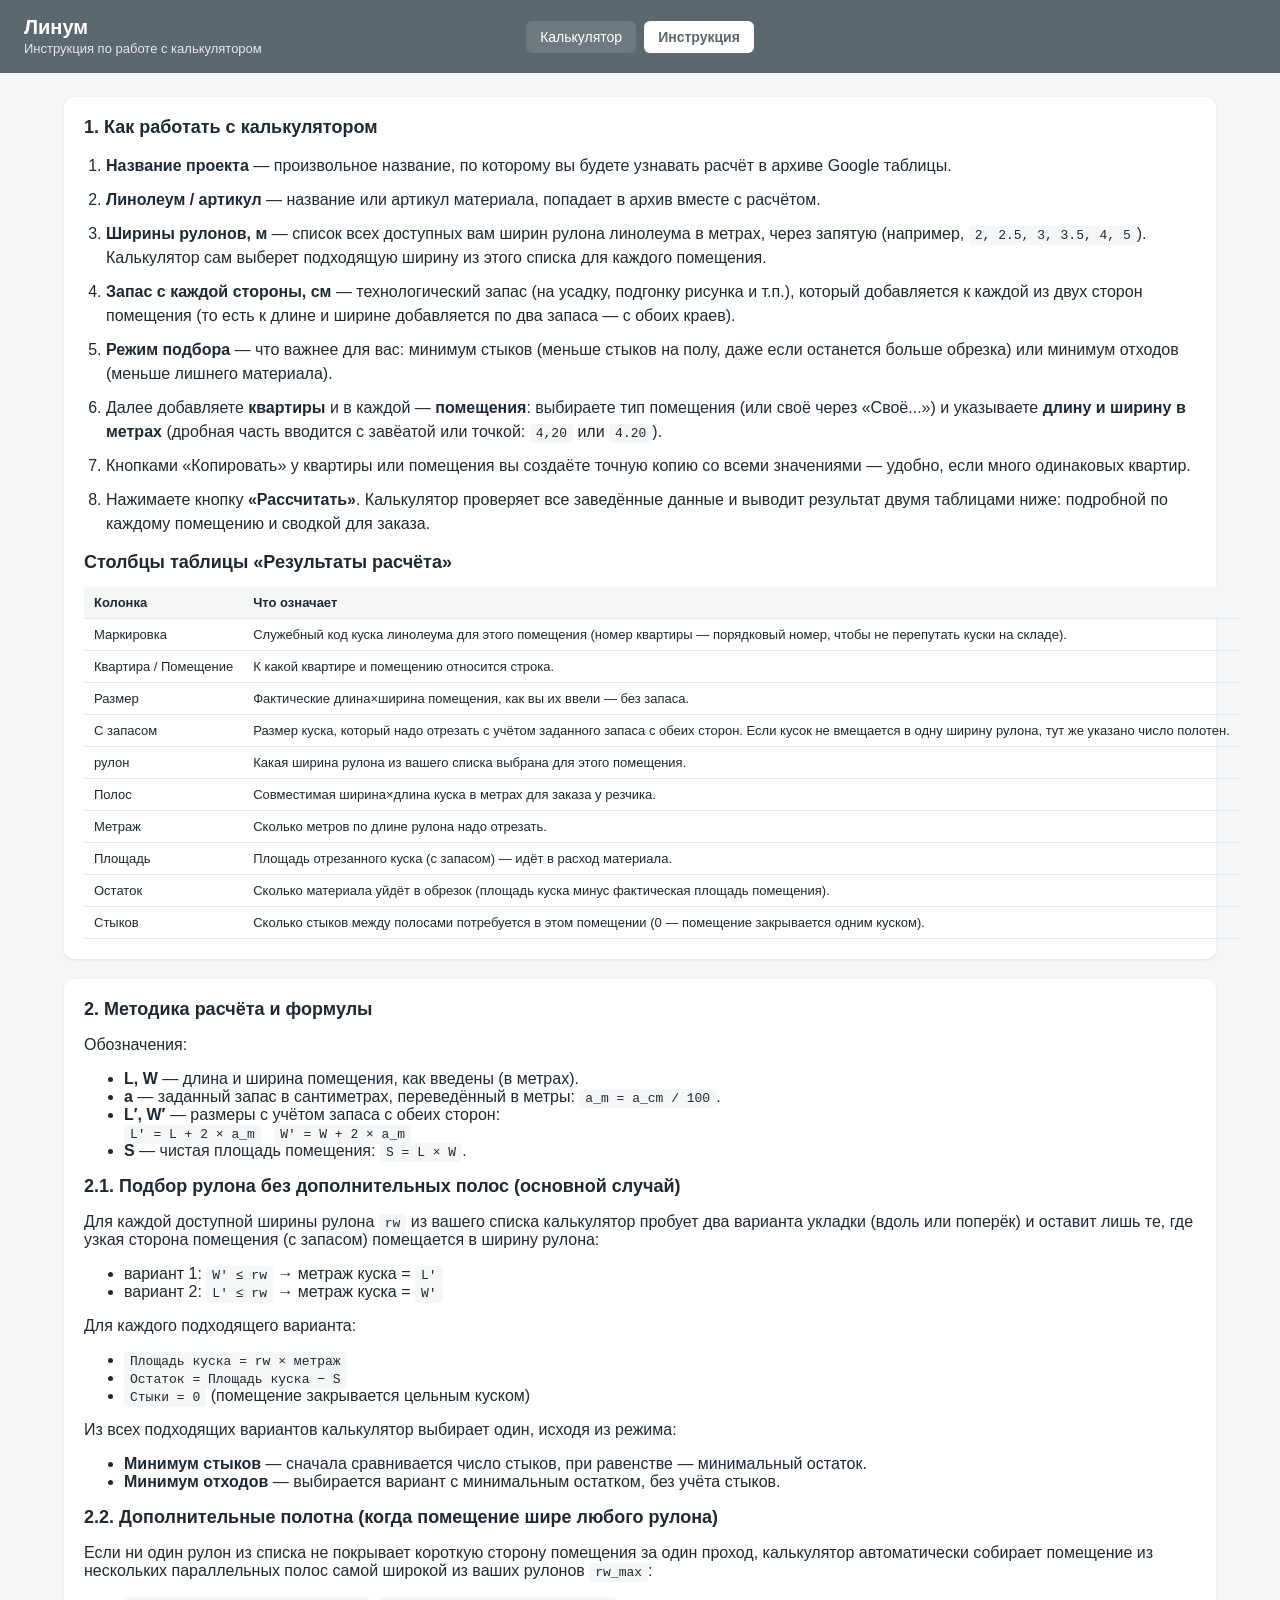
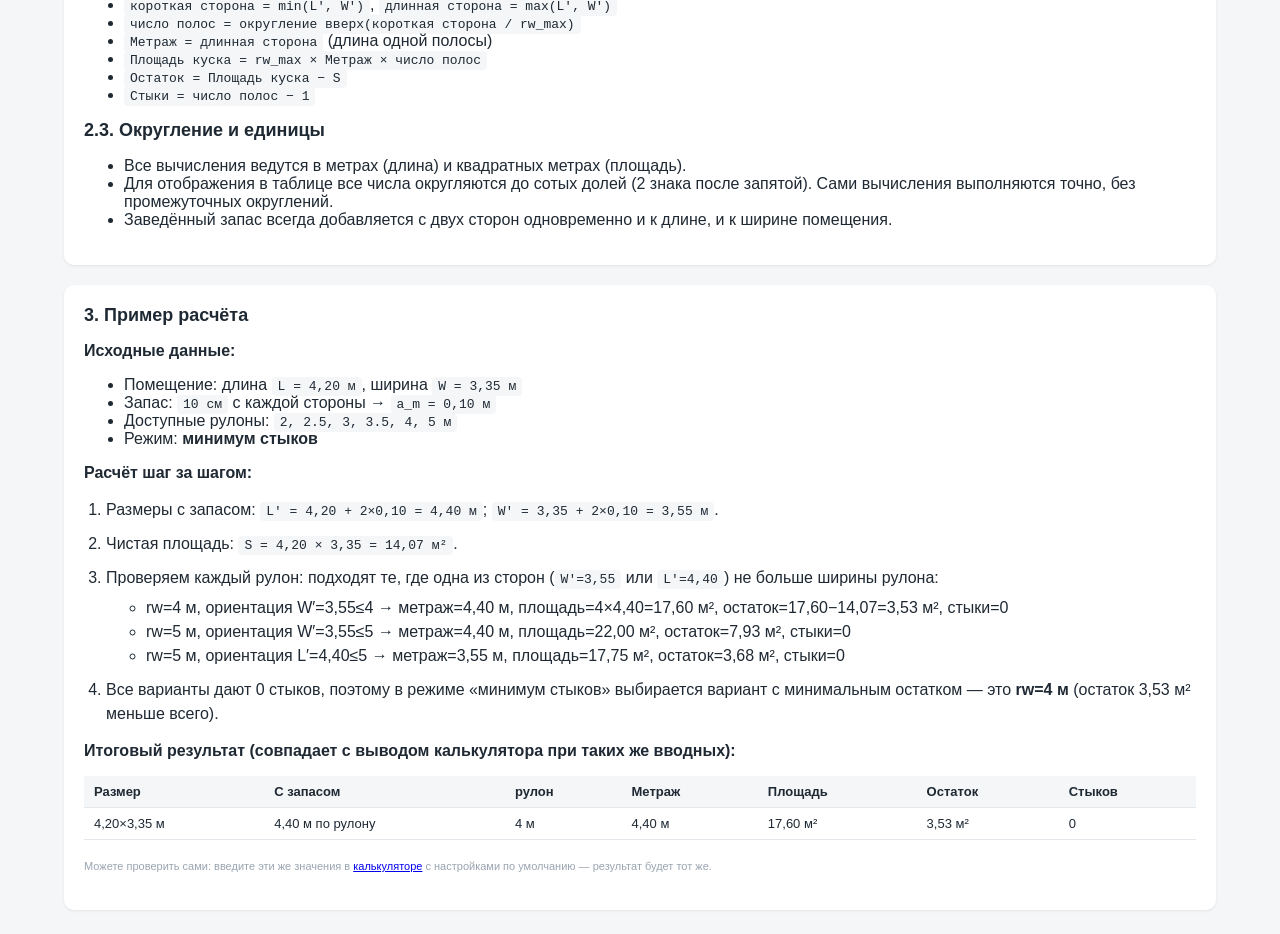
<file: instructions.html>
<!doctype html>
<html lang="ru">
<head>
<meta charset="utf-8">
<meta name="viewport" content="width=device-width,initial-scale=1">
<title>Инструкция — Линум</title>
<link rel="stylesheet" href="style.css">
</head>
<body>
<header>
  <div><b>Линум</b><span>Инструкция по работе с калькулятором</span></div>
  <nav class="topnav">
    <a href="index.html">Калькулятор</a>
    <a href="instructions.html" class="active">Инструкция</a>
  </nav>
  <span></span>
</header>
<main>

  <section class="card">
    <h1>1. Как работать с калькулятором</h1>
    <ol class="steps">
      <li><b>Название проекта</b> — произвольное название, по которому вы будете узнавать расчёт в архиве Google таблицы.</li>
      <li><b>Линолеум / артикул</b> — название или артикул материала, попадает в архив вместе с расчётом.</li>
      <li><b>Ширины рулонов, м</b> — список всех доступных вам ширин рулона линолеума в метрах, через запятую (например, <code>2, 2.5, 3, 3.5, 4, 5</code>). Калькулятор сам выберет подходящую ширину из этого списка для каждого помещения.</li>
      <li><b>Запас с каждой стороны, см</b> — технологический запас (на усадку, подгонку рисунка и т.п.), который добавляется к каждой из двух сторон помещения (то есть к длине и ширине добавляется по два запаса — с обоих краев).</li>
      <li><b>Режим подбора</b> — что важнее для вас: минимум стыков (меньше стыков на полу, даже если останется больше обрезка) или минимум отходов (меньше лишнего материала).</li>
      <li>Далее добавляете <b>квартиры</b> и в каждой — <b>помещения</b>: выбираете тип помещения (или своё через «Своё...») и указываете <b>длину и ширину в метрах</b> (дробная часть вводится с завёатой или точкой: <code>4,20</code> или <code>4.20</code>).</li>
      <li>Кнопками «Копировать» у квартиры или помещения вы создаёте точную копию со всеми значениями — удобно, если много одинаковых квартир.</li>
      <li>Нажимаете кнопку <b>«Рассчитать»</b>. Калькулятор проверяет все заведённые данные и выводит результат двумя таблицами ниже: подробной по каждому помещению и сводкой для заказа.</li>
    </ol>

    <h2>Столбцы таблицы «Результаты расчёта»</h2>
    <table>
      <thead><tr><th>Колонка</th><th>Что означает</th></tr></thead>
      <tbody>
        <tr><td>Маркировка</td><td>Служебный код куска линолеума для этого помещения (номер квартиры — порядковый номер, чтобы не перепутать куски на складе).</td></tr>
        <tr><td>Квартира / Помещение</td><td>К какой квартире и помещению относится строка.</td></tr>
        <tr><td>Размер</td><td>Фактические длина×ширина помещения, как вы их ввели — без запаса.</td></tr>
        <tr><td>С запасом</td><td>Размер куска, который надо отрезать с учётом заданного запаса с обеих сторон. Если кусок не вмещается в одну ширину рулона, тут же указано число полотен.</td></tr>
        <tr><td>рулон</td><td>Какая ширина рулона из вашего списка выбрана для этого помещения.</td></tr>
        <tr><td>Полос</td><td>Совместимая ширина×длина куска в метрах для заказа у резчика.</td></tr>
        <tr><td>Метраж</td><td>Сколько метров по длине рулона надо отрезать.</td></tr>
        <tr><td>Площадь</td><td>Площадь отрезанного куска (с запасом) — идёт в расход материала.</td></tr>
        <tr><td>Остаток</td><td>Сколько материала уйдёт в обрезок (площадь куска минус фактическая площадь помещения).</td></tr>
        <tr><td>Стыков</td><td>Сколько стыков между полосами потребуется в этом помещении (0 — помещение закрывается одним куском).</td></tr>
      </tbody>
    </table>
  </section>

  <section class="card">
    <h1>2. Методика расчёта и формулы</h1>
    <p>Обозначения:</p>
    <ul>
      <li><b>L, W</b> — длина и ширина помещения, как введены (в метрах).</li>
      <li><b>a</b> — заданный запас в сантиметрах, переведённый в метры: <code>a_m = a_cm / 100</code>.</li>
      <li><b>L′, W′</b> — размеры с учётом запаса с обеих сторон:<br>
        <code>L′ = L + 2 × a_m</code>&nbsp;&nbsp;&nbsp;<code>W′ = W + 2 × a_m</code></li>
      <li><b>S</b> — чистая площадь помещения: <code>S = L × W</code>.</li>
    </ul>

    <h2>2.1. Подбор рулона без дополнительных полос (основной случай)</h2>
    <p>Для каждой доступной ширины рулона <code>rw</code> из вашего списка калькулятор пробует два варианта укладки (вдоль или поперёк) и оставит лишь те, где узкая сторона помещения (с запасом) помещается в ширину рулона:</p>
    <ul>
      <li>вариант 1: <code>W′ ≤ rw</code> → метраж куска = <code>L′</code></li>
      <li>вариант 2: <code>L′ ≤ rw</code> → метраж куска = <code>W′</code></li>
    </ul>
    <p>Для каждого подходящего варианта:</p>
    <ul>
      <li><code>Площадь куска = rw × метраж</code></li>
      <li><code>Остаток = Площадь куска − S</code></li>
      <li><code>Стыки = 0</code> (помещение закрывается цельным куском)</li>
    </ul>
    <p>Из всех подходящих вариантов калькулятор выбирает один, исходя из режима:</p>
    <ul>
      <li><b>Минимум стыков</b> — сначала сравнивается число стыков, при равенстве — минимальный остаток.</li>
      <li><b>Минимум отходов</b> — выбирается вариант с минимальным остатком, без учёта стыков.</li>
    </ul>

    <h2>2.2. Дополнительные полотна (когда помещение шире любого рулона)</h2>
    <p>Если ни один рулон из списка не покрывает короткую сторону помещения за один проход, калькулятор автоматически собирает помещение из нескольких параллельных полос самой широкой из ваших рулонов <code>rw_max</code>:</p>
    <ul>
      <li><code>короткая сторона = min(L′, W′)</code>, <code>длинная сторона = max(L′, W′)</code></li>
      <li><code>число полос = округление вверх(короткая сторона / rw_max)</code></li>
      <li><code>Метраж = длинная сторона</code> (длина одной полосы)</li>
      <li><code>Площадь куска = rw_max × Метраж × число полос</code></li>
      <li><code>Остаток = Площадь куска − S</code></li>
      <li><code>Стыки = число полос − 1</code></li>
    </ul>

    <h2>2.3. Округление и единицы</h2>
    <ul>
      <li>Все вычисления ведутся в метрах (длина) и квадратных метрах (площадь).</li>
      <li>Для отображения в таблице все числа округляются до сотых долей (2 знака после запятой). Сами вычисления выполняются точно, без промежуточных округлений.</li>
      <li>Заведённый запас всегда добавляется с двух сторон одновременно и к длине, и к ширине помещения.</li>
    </ul>
  </section>

  <section class="card">
    <h1>3. Пример расчёта</h1>
    <p><b>Исходные данные:</b></p>
    <ul>
      <li>Помещение: длина <code>L = 4,20 м</code>, ширина <code>W = 3,35 м</code></li>
      <li>Запас: <code>10 см</code> с каждой стороны → <code>a_m = 0,10 м</code></li>
      <li>Доступные рулоны: <code>2, 2.5, 3, 3.5, 4, 5 м</code></li>
      <li>Режим: <b>минимум стыков</b></li>
    </ul>

    <p><b>Расчёт шаг за шагом:</b></p>
    <ol class="steps">
      <li>Размеры с запасом: <code>L′ = 4,20 + 2×0,10 = 4,40 м</code>; <code>W′ = 3,35 + 2×0,10 = 3,55 м</code>.</li>
      <li>Чистая площадь: <code>S = 4,20 × 3,35 = 14,07 м²</code>.</li>
      <li>Проверяем каждый рулон: подходят те, где одна из сторон (<code>W′=3,55</code> или <code>L′=4,40</code>) не больше ширины рулона:
        <ul>
          <li>rw=4 м, ориентация W′=3,55≤4 → метраж=4,40 м, площадь=4×4,40=17,60 м², остаток=17,60−14,07=3,53 м², стыки=0</li>
          <li>rw=5 м, ориентация W′=3,55≤5 → метраж=4,40 м, площадь=22,00 м², остаток=7,93 м², стыки=0</li>
          <li>rw=5 м, ориентация L′=4,40≤5 → метраж=3,55 м, площадь=17,75 м², остаток=3,68 м², стыки=0</li>
        </ul>
      </li>
      <li>Все варианты дают 0 стыков, поэтому в режиме «минимум стыков» выбирается вариант с минимальным остатком — это <b>rw=4 м</b> (остаток 3,53 м² меньше всего).</li>
    </ol>

    <p><b>Итоговый результат (совпадает с выводом калькулятора при таких же вводных):</b></p>
    <table>
      <thead><tr><th>Размер</th><th>С запасом</th><th>рулон</th><th>Метраж</th><th>Площадь</th><th>Остаток</th><th>Стыков</th></tr></thead>
      <tbody>
        <tr><td>4,20×3,35 м</td><td>4,40 м по рулону</td><td>4 м</td><td>4,40 м</td><td>17,60 м²</td><td>3,53 м²</td><td>0</td></tr>
      </tbody>
    </table>
    <p><small>Можете проверить сами: введите эти же значения в <a href="index.html">калькуляторе</a> с настройками по умолчанию — результат будет тот же.</small></p>
  </section>

</main>
</body>
</html>
</file>
<file: style.css>
:root {
--accent: #5B686D;
--danger: #c53030;
--border: #e4e7eb;
--text: #1f2933;
--muted: #9aa5b1;
--bg-soft: #fbfcfd;
}
*{box-sizing:border-box;}
body{margin:0;font-family:Segoe UI,Arial,sans-serif;background:#f4f6f8;color:var(--text);}
header{display:grid;grid-template-columns:1fr auto 1fr;align-items:center;padding:16px 24px;background:var(--accent);color:#fff;gap:12px;}
header>div:first-child{justify-self:start;}
header .topnav{justify-self:center;}
header>button{justify-self:end;}
header div b{font-size:20px;display:block;}
header div span{font-size:13px;opacity:.85;}
.topnav{display:flex;gap:8px;flex-wrap:wrap;}
.topnav a{color:#fff;text-decoration:none;padding:8px 14px;border-radius:6px;font-size:14px;background:rgba(255,255,255,.12);}
.topnav a.active{background:#fff;color:var(--accent);font-weight:600;}
.topnav a:hover{background:rgba(255,255,255,.25);}
.topnav a.active:hover{background:#fff;}
main{max-width:1200px;margin:0 auto;padding:24px;display:flex;flex-direction:column;gap:20px;}
.card{background:#fff;border-radius:10px;padding:20px;box-shadow:0 1px 3px rgba(0,0,0,.08);}
.card h1,.card h2{margin:0 0 14px;font-size:18px;}
.section-head{display:flex;justify-content:space-between;align-items:center;margin-bottom:12px;flex-wrap:wrap;gap:8px;}

.grid.settings{display:grid;grid-template-columns:repeat(6,minmax(0,1fr));gap:16px;align-items:start;}
.grid.settings label{justify-content:flex-start;}
.settings-hint{margin:10px 0 0;color:var(--muted);font-size:12px;line-height:1.5;}
label{display:flex;flex-direction:column;font-size:13px;color:#52606d;gap:4px;min-width:0;}
label>span.label-text{white-space:nowrap;overflow:hidden;text-overflow:ellipsis;display:block;}
input,select{width:100%;min-width:0;padding:8px 10px;border:1px solid #d3dae0;border-radius:6px;font-size:14px;height:38px;background:#fff;}
small{color:var(--muted);font-size:11px;}
.actions{display:flex;gap:10px;margin-top:12px;flex-wrap:wrap;}
button{cursor:pointer;border:none;border-radius:6px;padding:9px 16px;font-size:14px;font-weight:600;transition:opacity .15s ease;}
button.primary{background:var(--accent);color:#fff;}
button.secondary{background:#e4e7eb;color:var(--text);}
button.danger{background:#fde8e8;color:var(--danger);}
button:hover{opacity:.88;}
button:active{opacity:.75;}

.apartment{border:1px solid var(--border);border-radius:10px;padding:16px;margin-bottom:16px;background:var(--bg-soft);}
.apt-head{display:flex;justify-content:space-between;align-items:flex-end;gap:16px;flex-wrap:wrap;padding-bottom:14px;margin-bottom:14px;border-bottom:1px solid var(--border);}
.apt-fields{display:grid;grid-template-columns:minmax(90px,.7fr) minmax(120px,1fr) minmax(160px,1.6fr);gap:12px;flex:1 1 480px;}
.apt-comment-field{min-width:0;}
.apt-actions{margin:0;flex:0 0 auto;}
.apt-actions button{white-space:nowrap;}

.rooms-head{display:grid;grid-template-columns:minmax(150px,1.3fr) minmax(90px,.75fr) minmax(90px,.75fr) minmax(140px,1.3fr) 190px;gap:10px;padding:0 2px 6px;font-size:12px;color:var(--muted);font-weight:600;text-transform:uppercase;letter-spacing:.02em;}
.rooms{display:flex;flex-direction:column;gap:10px;margin:0 0 14px;}
.room{display:grid;grid-template-columns:minmax(150px,1.3fr) minmax(90px,.75fr) minmax(90px,.75fr) minmax(140px,1.3fr) 190px;gap:10px;align-items:center;background:#fff;border:1px solid var(--border);border-radius:8px;padding:10px 12px;transition:box-shadow .15s ease;}
.room:hover{box-shadow:0 1px 4px rgba(0,0,0,.06);}
.room-main{display:flex;flex-direction:column;gap:6px;min-width:0;}
.room-main select,.room-main input{height:38px;}
.room-dim{margin:0;}
.room-dim .mobile-label{display:none;}
.room>label,.room>input{margin:0;}
.room .room-comment{height:38px;}
.room-actions{display:flex;gap:8px;justify-content:flex-end;}
.room-actions button{white-space:nowrap;height:38px;}
.room-actions .delete-room{width:38px;padding:0;flex:0 0 38px;}

.table-wrap{overflow-x:auto;}
table{width:100%;border-collapse:collapse;font-size:13px;}
th,td{padding:8px 10px;border-bottom:1px solid var(--border);text-align:left;white-space:nowrap;}
th{background:#f4f6f8;font-weight:600;}
tbody tr:hover{background:#f8fafb;}
.filters{display:flex;gap:8px;flex-wrap:wrap;}
.message{min-height:20px;color:var(--danger);font-size:13px;margin:8px 0 0;}
.steps{padding-left:22px;display:flex;flex-direction:column;gap:10px;}
.steps li{line-height:1.5;}
.steps ul{margin-top:6px;}
code{background:#f4f6f8;padding:2px 6px;border-radius:4px;font-size:13px;}

.cost-summary{margin-top:20px;padding:18px;border:1px solid #cbd5d8;border-radius:12px;background:#f8fbfb;}
.cost-summary h3{margin:0 0 14px;color:#243b40;font-size:16px;}
.cost-grid{display:grid;grid-template-columns:repeat(4,minmax(150px,1fr));gap:12px;}
.cost-grid div{padding:12px;border-radius:8px;background:#ffffff;border:1px solid #e1e7e8;}
.cost-grid span{display:block;margin-bottom:6px;font-size:13px;color:#66757a;}
.cost-grid strong{display:block;font-size:17px;color:#243b40;}
.cost-grid .cost-waste{color:#b45309;}
@media (max-width:760px){.cost-grid{grid-template-columns:repeat(2,minmax(130px,1fr));}}

.optimization-recommendations{margin-top:14px;}
.combo-list{margin:0;padding-left:20px;display:flex;flex-direction:column;gap:8px;}
.combo-list li{font-size:13px;color:#374955;line-height:1.5;}
.combo-empty{margin:0;color:var(--muted);font-size:13px;}

@media (max-width:1200px){
.grid.settings{grid-template-columns:repeat(3,minmax(0,1fr));}
.apt-fields{grid-template-columns:minmax(90px,.7fr) minmax(120px,1fr) minmax(140px,1.4fr);}
.rooms-head{display:none;}
.room{grid-template-columns:1fr 1fr;grid-template-areas:"main main" "length width" "comment comment" "actions actions";}
.room-main{grid-area:main;}
.room-length{grid-area:length;}
.room-width{grid-area:width;}
.room .room-comment{grid-area:comment;}
.room-actions{grid-area:actions;justify-content:stretch;}
.room-actions button{flex:1 1 0;}
.room-actions .delete-room{flex:0 0 44px;}
.room-dim .mobile-label{display:block;font-size:12px;color:var(--muted);margin-bottom:4px;}
}
@media (max-width:900px){.grid.settings{grid-template-columns:repeat(2,minmax(0,1fr));}}
@media (max-width:760px){
header{padding:14px 16px;}
main{padding:16px;}
.grid.settings{grid-template-columns:1fr;}
.apt-fields{grid-template-columns:1fr;}
.apt-head{align-items:stretch;}
.apt-actions{display:flex;}
.apt-actions button{flex:1 1 0;}
table th,table td{white-space:normal;}
.topnav{order:3;width:100%;}
}
@media print{header .actions,.card .actions,.filters,.topnav,#addApartment,.delete-apt,.delete-room,.copy-apt,.copy-room{display:none!important;}body{background:#fff;}.card{box-shadow:none;border:1px solid #ddd;}}
@media (max-width:640px){
header{grid-template-columns:1fr;}
header>div:first-child,header .topnav,header>button,header>span{justify-self:stretch;text-align:center;}
header .topnav{justify-content:center;}
}
</file>
